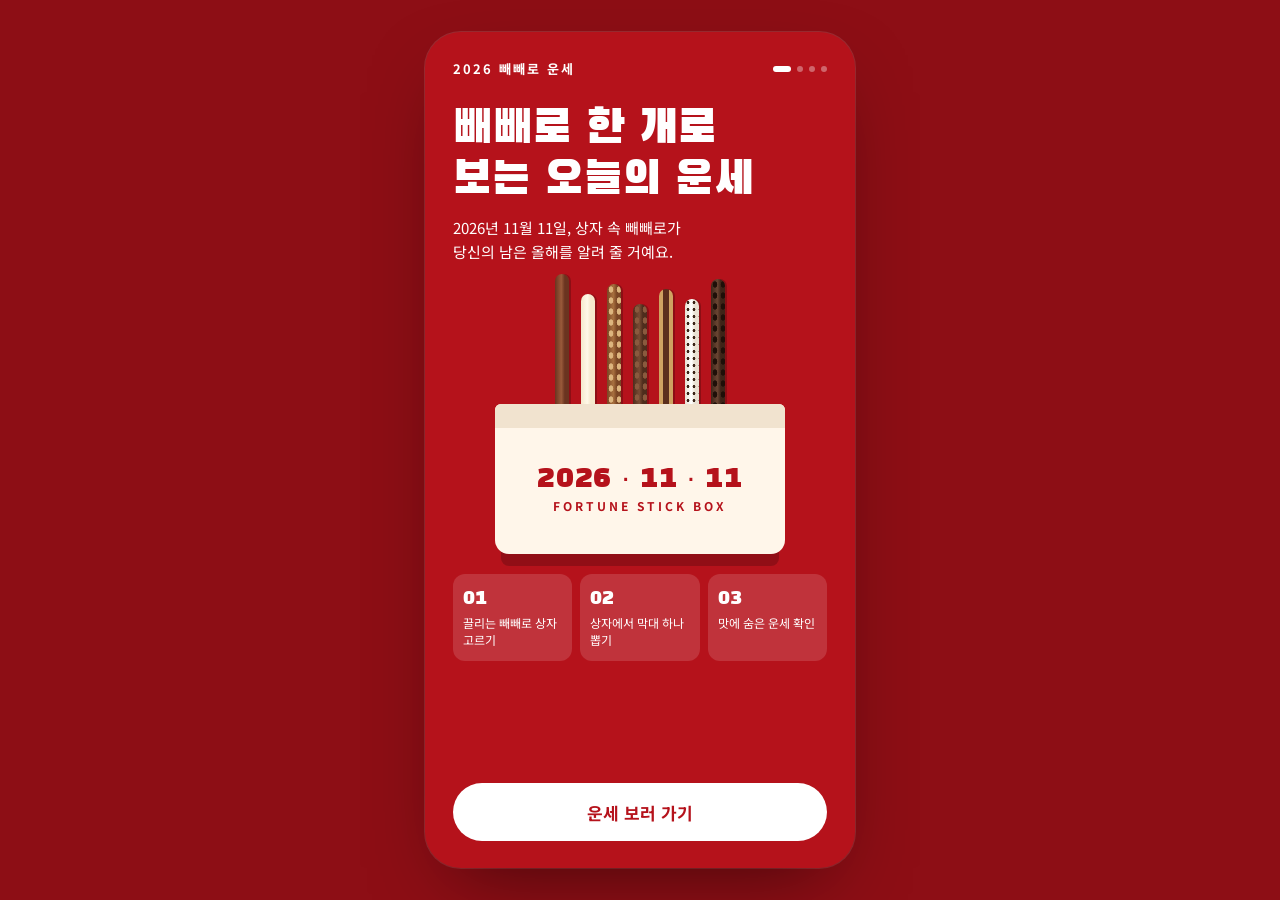
<file: pepero/index.html>
<!doctype html>
<html lang="ko">
<head>
  <meta charset="utf-8" />
  <meta name="viewport" content="width=device-width, initial-scale=1, viewport-fit=cover" />
  <meta name="theme-color" content="#B5121B" />
  <title>2026 빼빼로 운세 | 빼빼로 한 개로 보는 오늘의 운세</title>
  <meta name="description" content="2026년 11월 11일, 빼빼로 한 개로 보는 오늘의 운세. 끌리는 상자를 골라 막대 하나를 뽑아 보세요." />
  <meta property="og:title" content="2026 빼빼로 운세" />
  <meta property="og:description" content="빼빼로 한 개로 보는 오늘의 운세. 끌리는 상자를 골라 막대 하나를 뽑아 보세요." />
  <link rel="preconnect" href="https://fonts.googleapis.com" />
  <link rel="preconnect" href="https://fonts.gstatic.com" crossorigin />
  <link href="https://fonts.googleapis.com/css2?family=Black+Han+Sans&family=Noto+Sans+KR:wght@400;500;700&family=Nanum+Pen+Script&display=swap" rel="stylesheet" />
  <link rel="stylesheet" href="style.css?v=202611112100" />
</head>
<body>
  <div class="app">
    <header class="top">
      <span id="topTitle">2026 빼빼로 운세</span>
      <div class="dots" id="dots" aria-hidden="true"><span></span><span></span><span></span><span></span></div>
    </header>

    <!-- 1. 소개 -->
    <section class="step intro" data-step="intro">
      <div class="head">
        <h1 class="display">빼빼로 한 개로<br />보는 오늘의 운세</h1>
        <p>2026년 11월 11일, 상자 속 빼빼로가<br />당신의 남은 올해를 알려 줄 거예요.</p>
      </div>
      <div class="intro-stage" aria-hidden="true">
        <div class="intro-sticks" id="introSticks"></div>
        <div class="intro-box">
          <div class="intro-box-lid"></div>
          <span class="intro-box-title">2026 · 11 · 11</span>
          <span class="intro-box-sub">FORTUNE STICK BOX</span>
        </div>
      </div>
      <ol class="howto">
        <li><span>01</span>끌리는 빼빼로 상자 고르기</li>
        <li><span>02</span>상자에서 막대 하나 뽑기</li>
        <li><span>03</span>맛에 숨은 운세 확인</li>
      </ol>
      <button class="btn solid" id="start" type="button">운세 보러 가기</button>
    </section>

    <!-- 2. 상자 고르기 -->
    <section class="step pick" data-step="pick" hidden>
      <div class="head">
        <h1 class="display sm">끌리는 상자를<br />하나 골라요</h1>
        <p>맛마다 다른 운세가 들어 있어요.</p>
      </div>
      <div class="packs" id="packs"></div>
      <button class="btn solid" id="draw" type="button" disabled>상자를 먼저 골라 주세요</button>
    </section>

    <!-- 3. 뽑기 + 간단 결과 -->
    <section class="step draw" data-step="draw" hidden>
      <div class="head">
        <span class="label" id="drawBoxName"></span>
        <h1 class="display md" id="drawTitle">하나 꺼내는 중…</h1>
      </div>
      <div class="draw-stage" aria-hidden="true">
        <div class="rays"></div>
        <div class="glow"></div>
        <div class="sparkles">
          <svg width="30" height="30" viewBox="0 0 24 24" style="left:40px;top:40px"><path d="M12 2v6M12 16v6M2 12h6M16 12h6"/></svg>
          <svg width="20" height="20" viewBox="0 0 24 24" class="w" style="right:50px;top:90px"><path d="M12 2v6M12 16v6M2 12h6M16 12h6"/></svg>
          <svg width="24" height="24" viewBox="0 0 24 24" style="right:70px;bottom:60px"><path d="M12 2v6M12 16v6M2 12h6M16 12h6"/></svg>
          <svg width="16" height="16" viewBox="0 0 24 24" style="left:70px;bottom:100px"><path d="M12 2v6M12 16v6M2 12h6M16 12h6"/></svg>
        </div>
        <div class="big-stick stick" id="bigStick"><div class="coat"></div><div class="biscuit"></div></div>
        <div class="open-box" id="openBox">
          <div class="open-box-lid"></div>
          <span id="openBoxName"></span>
        </div>
      </div>
      <div class="quick" id="quick">
        <div class="quick-row">
          <span class="quick-type" id="quickType"></span>
          <span class="quick-score" id="quickScore"></span>
        </div>
        <b class="quick-head" id="quickHead" hidden></b>
        <p id="quickLine"></p>
      </div>
      <div class="actions">
        <button class="btn ghost" id="again" type="button">다시 고르기</button>
        <button class="btn solid wide" id="toDetail" type="button">자세한 운세 보기</button>
      </div>
    </section>

    <!-- 4. 상세 결과 -->
    <section class="step detail" data-step="detail" hidden>
      <article class="card" id="detailCard">
        <div class="card-head">
          <div class="mini-stick stick" id="miniStick"><div class="coat"></div><div class="biscuit"></div></div>
          <div class="card-title">
            <span class="label" id="detailMeta"></span>
            <h2 id="detailHead"></h2>
          </div>
          <div class="score-badge"><b id="detailScore"></b><small>점</small></div>
        </div>
        <p class="detail-text" id="detailText"></p>
        <dl class="lucky" id="lucky"></dl>
        <div class="advice">
          <span class="label">오늘 해 볼 한 가지</span>
          <span class="pen" id="advice"></span>
        </div>
        <div class="match"><span>같이 먹으면 좋은 맛</span><b id="match"></b></div>
      </article>
      <!-- 황금 빼빼로 (1/111) 상세 -->
      <article class="gold-card" id="goldCard" hidden>
        <div class="gold-inner">
          <span class="gold-eyebrow">GOLDEN STICK · 1/111</span>
          <div class="gold-score"><b>100</b><small>점</small></div>
          <span class="gold-meta" id="goldMeta"></span>
          <h2 id="goldHead"></h2>
          <p id="goldBody"></p>
          <dl class="lucky gold-lucky" id="goldLucky"></dl>
          <div class="gold-advice">
            <span>오늘 꼭 해 볼 한 가지</span>
            <span class="pen" id="goldAdv"></span>
          </div>
        </div>
      </article>
      <button class="btn save" id="saveImg" type="button">
        <svg width="20" height="20" viewBox="0 0 24 24" fill="none" stroke="currentColor" stroke-width="2.2" stroke-linecap="round" stroke-linejoin="round" aria-hidden="true"><path d="M12 3v12"/><path d="m7 10 5 5 5-5"/><path d="M5 21h14"/></svg>
        <span>이미지로 저장</span>
      </button>
      <div class="actions">
        <button class="btn ghost" id="home" type="button">처음으로</button>
        <button class="btn solid wide" id="share" type="button">친구에게 빼빼로 보내기</button>
      </div>
    </section>
  </div>

  <script src="fortunes.js?v=202611112100"></script>
  <script src="app.js?v=202611112100"></script>
</body>
</html>
</file>
<file: pepero/style.css>
:root {
  --accent: #B5121B;   /* 배경 */
  --fg: #FFFFFF;       /* 배경 위 글자 */
  --hl: #B5121B;       /* 종이 카드 위 강조색 */
  --gap: clamp(14px, 2.6vh, 22px);
  --pad: clamp(20px, 3.4vh, 32px);
  --paper: #FFF6EA;
  --ink: #3A1A12;
  --biscuit: linear-gradient(90deg, #CFA261, #EFD29E 50%, #CFA261);
}

* { box-sizing: border-box; }
[hidden] { display: none !important; }

html, body { margin: 0; }

body {
  background: var(--accent);
  color: var(--fg);
  transition: background-color .45s ease, color .45s ease;
  font-family: "Noto Sans KR", system-ui, sans-serif;
  -webkit-font-smoothing: antialiased;
  -webkit-tap-highlight-color: transparent;
}

.app {
  max-width: 430px;
  min-height: 100vh;
  min-height: 100dvh;
  margin: 0 auto;
  display: flex;
  flex-direction: column;
  overflow-x: hidden;
}

.display { margin: 0; font-family: "Black Han Sans", sans-serif; font-weight: 400; font-size: clamp(36px, 11.2vw, 46px); line-height: 1.1; word-break: keep-all; }
.display.sm { font-size: 34px; line-height: 1.1; }
.display.md { font-size: 38px; line-height: 1.1; }
.label { font-size: 13px; font-weight: 700; }

/* 상단 바 */
.top {
  display: flex;
  justify-content: space-between;
  align-items: center;
  padding: calc(var(--pad) + env(safe-area-inset-top)) 28px 0;
  font-size: 13px;
  font-weight: 700;
  letter-spacing: 2px;
}
.dots { display: flex; gap: 6px; }
.dots span { width: 6px; height: 6px; border-radius: 3px; background: color-mix(in srgb, var(--fg) 35%, transparent); transition: width .3s, background .3s; }
.dots span.on { background: var(--fg); }
.dots span.cur { width: 18px; }

/* 공통 단계 레이아웃 */
.step {
  flex: 1;
  display: flex;
  flex-direction: column;
  padding: var(--pad) 28px calc(var(--pad) + env(safe-area-inset-bottom));
  gap: var(--gap);
  animation: enter .35s ease-out;
}
@keyframes enter { from { opacity: 0; transform: translateY(10px); } }
.head { display: flex; flex-direction: column; gap: 10px; }
.head p { margin: 0; font-size: 15px; line-height: 1.6; }

/* 버튼 */
.btn {
  height: 58px;
  border-radius: 29px;
  font-family: inherit;
  font-size: 17px;
  font-weight: 700;
  cursor: pointer;
  transition: transform .15s, background .2s, color .2s;
}
.btn:active { transform: scale(.98); }
.btn.solid { border: 0; background: var(--fg); color: var(--accent); transition: transform .15s, background .45s, color .45s; }
.btn.solid:disabled { background: color-mix(in srgb, var(--fg) 25%, transparent); color: var(--fg); cursor: default; }
.btn.ghost { border: 2px solid var(--fg); background: transparent; color: var(--fg); }
.step > .btn { margin-top: auto; }
.actions { margin-top: auto; display: flex; gap: 10px; }
.actions .btn { flex: 1; height: 56px; font-size: 15px; }
.actions .btn.wide { flex: 1.5; }
.btn.save {
  height: 50px;
  border: 0;
  background: color-mix(in srgb, var(--fg) 16%, transparent);
  color: var(--fg);
  font-size: 15px;
  display: flex;
  align-items: center;
  justify-content: center;
  gap: 8px;
}
.btn.save:disabled { opacity: .6; cursor: progress; }

/* 빼빼로 막대 */
.stick { display: flex; flex-direction: column; flex-shrink: 0; overflow: hidden; box-shadow: 2px 0 0 rgba(0,0,0,.22); }
.stick .coat { flex: 1; }
.stick .biscuit { background: var(--biscuit); }

/* 1. 소개 */
.intro-stage { position: relative; height: 270px; display: flex; justify-content: center; align-items: flex-end; }
.intro-sticks {
  position: absolute;
  bottom: 110px;
  left: 50%;
  transform: translateX(-50%);
  display: flex;
  gap: 12px;
  align-items: flex-end;
}
.intro-sticks .stick { width: 14px; border-radius: 7px 7px 4px 4px; animation: bob 3s ease-in-out infinite; }
.intro-sticks .biscuit { height: 40px; }
@keyframes bob { 50% { transform: translateY(-6px); } }
.intro-box {
  position: relative;
  width: 290px;
  height: 150px;
  background: var(--paper);
  border-radius: 6px 6px 14px 14px;
  box-shadow: 0 18px 0 -6px rgba(0,0,0,.2);
  display: flex;
  flex-direction: column;
  align-items: center;
  justify-content: center;
  color: var(--accent);
}
.intro-box-lid { position: absolute; inset: 0 0 auto; height: 24px; background: #F1E3CF; border-radius: 6px 6px 0 0; }
.intro-box-title { font-family: "Black Han Sans", sans-serif; font-size: 30px; margin-top: 16px; letter-spacing: .02em; }
.intro-box-sub { font-size: 12px; font-weight: 700; letter-spacing: 3px; }

.howto { list-style: none; margin: 0; padding: 0; display: grid; grid-template-columns: repeat(3, minmax(0, 1fr)); gap: 8px; }
.howto li { background: rgba(255,255,255,.14); border-radius: 12px; padding: 12px 10px; display: flex; flex-direction: column; gap: 4px; font-size: 12px; line-height: 1.45; word-break: keep-all; }
.howto span { font-family: "Black Han Sans", sans-serif; font-size: 20px; line-height: 1.2; }

/* 2. 상자 고르기 */
.step.pick { padding-left: 24px; padding-right: 24px; gap: 16px; }
.head:has(.sm) { gap: 6px; }
.head .sm + p { font-size: 14px; }
.packs { display: grid; grid-template-columns: repeat(2, minmax(0, 1fr)); gap: 10px; }
.pack {
  padding: 0;
  border: 0;
  background: transparent;
  cursor: pointer;
  text-align: left;
  font-family: inherit;
  transition: transform .2s;
}
.pack[aria-pressed="true"] { transform: translateY(-6px); }
.pack-box {
  position: relative;
  height: 96px;
  border-radius: 12px;
  box-shadow: 0 8px 0 -2px rgba(0,0,0,.2);
  transition: box-shadow .2s;
}
.pack[aria-pressed="true"] .pack-box { box-shadow: 0 0 0 4px var(--fg), 0 10px 0 -2px rgba(0,0,0,.25); }
.pack-tips {
  position: absolute;
  right: 10px;
  top: 10px;
  width: 58px;
  height: 34px;
  background: rgba(0,0,0,.22);
  border-radius: 6px;
  display: flex;
  justify-content: center;
  align-items: flex-end;
  gap: 5px;
  padding-bottom: 5px;
}
.pack-tips i { width: 10px; height: 16px; border-radius: 5px 5px 2px 2px; }
.pack-tips i:nth-child(2) { height: 22px; }
.pack-name { position: absolute; left: 12px; bottom: 30px; font-family: "Black Han Sans", sans-serif; font-size: 19px; }
.pack-type { position: absolute; left: 12px; bottom: 11px; font-size: 13px; font-weight: 700; }

/* 3. 뽑기 */
.step.draw { gap: 16px; }
.step.draw .head { gap: 6px; position: relative; z-index: 1; text-shadow: 0 2px 10px rgba(0,0,0,.25); }
.draw-stage { position: relative; height: 330px; display: flex; justify-content: center; align-items: flex-end; }
.glow {
  position: absolute;
  left: 50%;
  top: 10px;
  margin-left: -120px;
  width: 240px;
  height: 240px;
  border-radius: 50%;
  background: color-mix(in srgb, var(--fg) 14%, transparent);
  opacity: 0;
  transition: opacity .6s .6s;
}
.big-stick {
  position: absolute;
  left: 50%;
  bottom: 40px;
  margin-left: -14px;
  width: 28px;
  height: 300px;
  border-radius: 14px 14px 4px 4px;
  transform: translateY(110px) rotate(0);
  transition: transform 1.1s cubic-bezier(.2,.9,.3,1.2);
}
.big-stick .biscuit { height: 70px; }
.open-box {
  position: relative;
  width: 240px;
  height: 96px;
  border-radius: 6px 6px 14px 14px;
  display: flex;
  align-items: center;
  justify-content: center;
  box-shadow: 0 0 0 3px color-mix(in srgb, var(--fg) 60%, transparent), 0 16px 0 -6px rgba(0,0,0,.25);
}
.open-box-lid { position: absolute; inset: 0 0 auto; height: 30px; background: rgba(0,0,0,.3); border-radius: 6px 6px 0 0; }
.open-box span { font-family: "Black Han Sans", sans-serif; font-size: 24px; margin-top: 20px; }
.quick {
  background: var(--paper);
  color: var(--ink);
  border-radius: 16px;
  padding: 18px 20px;
  display: flex;
  flex-direction: column;
  gap: 8px;
  opacity: 0;
  transform: translateY(12px);
  transition: opacity .5s .8s, transform .5s .8s;
}
.quick-row { display: flex; justify-content: space-between; align-items: baseline; font-family: "Black Han Sans", sans-serif; color: var(--hl); }
.quick-type { font-size: 22px; }
.quick-score { font-size: 30px; }
.quick p { margin: 0; font-size: 15px; line-height: 1.65; }

.pulled .glow { opacity: 1; }
.pulled .big-stick { transform: translateY(-60px) rotate(8deg); }
.pulled .quick { opacity: 1; transform: none; }

/* 4. 상세 결과 */
.step.detail { padding: 20px 20px calc(24px + env(safe-area-inset-bottom)); gap: 14px; }
.card {
  flex: 1;
  background: var(--paper);
  color: var(--ink);
  border-radius: 20px;
  padding: 22px 20px;
  display: flex;
  flex-direction: column;
  gap: 16px;
}
.card-head { display: flex; gap: 14px; align-items: center; }
.mini-stick { width: 16px; height: 64px; border-radius: 8px 8px 4px 4px; transform: rotate(14deg); }
.mini-stick .biscuit { height: 22px; }
.card-title { flex: 1; display: flex; flex-direction: column; gap: 2px; }
.card-title .label { font-size: 12px; color: var(--hl); }
.card-title h2 { margin: 0; font-family: "Black Han Sans", sans-serif; font-weight: 400; font-size: 26px; line-height: 1.2; word-break: keep-all; }
.score-badge {
  flex-shrink: 0;
  display: flex;
  flex-direction: column;
  align-items: center;
  justify-content: center;
  width: 64px;
  height: 64px;
  border-radius: 32px;
  background: var(--hl);
  color: #fff;
}
.score-badge b { font-family: "Black Han Sans", sans-serif; font-weight: 400; font-size: 24px; line-height: 1; }
.score-badge small { font-size: 10px; font-weight: 700; }
.detail-text { margin: 0; font-size: 15px; line-height: 1.8; word-break: keep-all; }
.lucky { margin: 0; display: grid; grid-template-columns: repeat(2, minmax(0, 1fr)); gap: 8px; }
.lucky div { background: #fff; border: 1px solid #EAD9C0; border-radius: 12px; padding: 10px 12px; display: flex; flex-direction: column; gap: 2px; }
.lucky dt { font-size: 11px; color: #6E5446; }
.lucky dd { margin: 0; font-size: 15px; font-weight: 700; }
.advice { border-top: 1px dashed #C9B49A; padding-top: 12px; display: flex; flex-direction: column; gap: 4px; }
.advice .label { font-size: 12px; color: var(--hl); }
.pen { font-family: "Nanum Pen Script", cursive; font-size: 24px; line-height: 1.2; }
.match { display: flex; justify-content: space-between; align-items: center; font-size: 13px; background: #F3E4CE; border-radius: 10px; padding: 10px 12px; }

/* PC·태블릿: 휴대폰 크기 카드를 화면 가운데에 */
@media (min-width: 600px) {
  body {
    min-height: 100vh;
    display: grid;
    place-items: center;
    padding: 32px 16px;
    background: color-mix(in srgb, var(--accent) 78%, #000);
  }
  .app {
    width: 430px;
    min-height: min(880px, calc(100vh - 64px));
    background: var(--accent);
    border-radius: 36px;
    box-shadow: 0 30px 80px -30px rgba(0,0,0,.55), 0 0 0 1px color-mix(in srgb, var(--fg) 12%, transparent);
    transition: background-color .45s ease;
  }
  :root { --gap: clamp(14px, 2.2vh, 22px); --pad: clamp(20px, 3vh, 32px); }
}

@media (prefers-reduced-motion: reduce) {
  *, *::before, *::after { animation: none !important; transition: none !important; }
}

/* ---------- 황금 빼빼로 (1/100) ---------- */
.rays, .sparkles { display: none; }
body.gold .rays {
  display: block;
  position: absolute; left: 50%; top: 0; margin-left: -170px;
  width: 340px; height: 340px; border-radius: 50%;
  background: repeating-conic-gradient(rgba(255,214,90,.22) 0deg 8deg, transparent 8deg 22deg);
  opacity: 0; transition: opacity .8s .5s, transform 4s;
}
body.gold .pulled .rays { opacity: 1; transform: rotate(20deg); }
body.gold .sparkles { display: block; position: absolute; inset: 0; opacity: 0; transition: opacity .6s .9s; }
body.gold .pulled .sparkles { opacity: 1; }
body.gold .sparkles svg { position: absolute; fill: none; stroke: #FFE48A; stroke-width: 2; stroke-linecap: round; }
body.gold .sparkles svg.w { stroke: #FFFFFF; }
body.gold .glow { top: 60px; margin-left: -110px; width: 220px; height: 220px; background: radial-gradient(rgba(255,214,90,.45), rgba(255,214,90,0) 70%); }
body.gold .open-box { display: none; }
body.gold .big-stick {
  width: 34px; height: 330px; margin-left: -17px; bottom: 30px; border-radius: 17px 17px 4px 4px;
  box-shadow: 0 0 30px rgba(255,214,90,.7);
  transform: translateY(140px); transition: transform 1.3s cubic-bezier(.2,.9,.3,1.25);
}
body.gold .big-stick .biscuit { height: 80px; }
body.gold .pulled .big-stick { transform: translateY(-10px) rotate(-10deg); }
body.gold .step.draw .head { gap: 8px; align-items: flex-start; text-shadow: none; }
body.gold #drawBoxName { font-size: 12px; color: #1B1206; background: #F4C542; padding: 5px 12px; border-radius: 14px; letter-spacing: 1px; }
body.gold #drawTitle { font-size: 40px; color: #FFE48A; }
body.gold .quick { background: #FFF6DA; color: #3A2A06; border: 2px solid #E2B33C; transition: opacity .5s 1s, transform .5s 1s; }
body.gold .quick-row { align-items: center; }
body.gold .quick-type { font-family: "Noto Sans KR", sans-serif; font-size: 13px; font-weight: 700; color: #9A6B00; }
body.gold .quick-score { font-size: 26px; color: #B8860B; }
.quick-head { font-family: "Black Han Sans", sans-serif; font-weight: 400; font-size: 22px; line-height: 1.25; }
body.gold .quick p { font-size: 14px; }
body.gold .btn.ghost { border-color: #F4C542; color: #FFE48A; }
body.gold .btn.solid { background: #F4C542; color: #1B1206; }
body.gold .btn.save { background: rgba(244,197,66,.16); color: #FFE48A; }

.gold-card {
  flex: 1;
  background: #FFF6DA; color: #3A2A06;
  border-radius: 20px; padding: 8px;
  box-shadow: 0 0 40px rgba(244,197,66,.35);
}
.gold-inner {
  border: 2px solid #E2B33C; border-radius: 14px;
  padding: 20px 18px; min-height: 100%;
  display: flex; flex-direction: column; align-items: center; gap: 12px; text-align: center;
}
.gold-eyebrow { font-size: 11px; font-weight: 700; letter-spacing: 3px; color: #9A6B00; }
.gold-score {
  width: 76px; height: 76px; border-radius: 50%;
  background: linear-gradient(135deg, #B8860B, #FFE9A3 50%, #D4A017);
  display: flex; flex-direction: column; align-items: center; justify-content: center;
  box-shadow: 0 0 0 4px #FFF6DA, 0 0 0 6px #E2B33C;
}
.gold-score b { font-family: "Black Han Sans", sans-serif; font-weight: 400; font-size: 28px; line-height: 1; }
.gold-score small { font-size: 10px; font-weight: 700; }
.gold-meta { font-size: 13px; font-weight: 700; color: #9A6B00; margin-bottom: -6px; }
.gold-card h2 { margin: 0; font-family: "Black Han Sans", sans-serif; font-weight: 400; font-size: 26px; line-height: 1.2; word-break: keep-all; }
.gold-card p { margin: 0; font-size: 14px; line-height: 1.75; word-break: keep-all; }
.gold-lucky { width: 100%; text-align: left; }
.gold-lucky div { border-color: #E8CF8A; }
.gold-lucky dt { color: #7A5A12; }
.gold-advice { width: 100%; border-top: 1px dashed #D9B861; padding-top: 12px; display: flex; flex-direction: column; gap: 4px; align-items: center; }
.gold-advice > span:first-child { font-size: 12px; font-weight: 700; color: #9A6B00; }
.gold-advice .pen { font-size: 26px; word-break: keep-all; }
</file>
